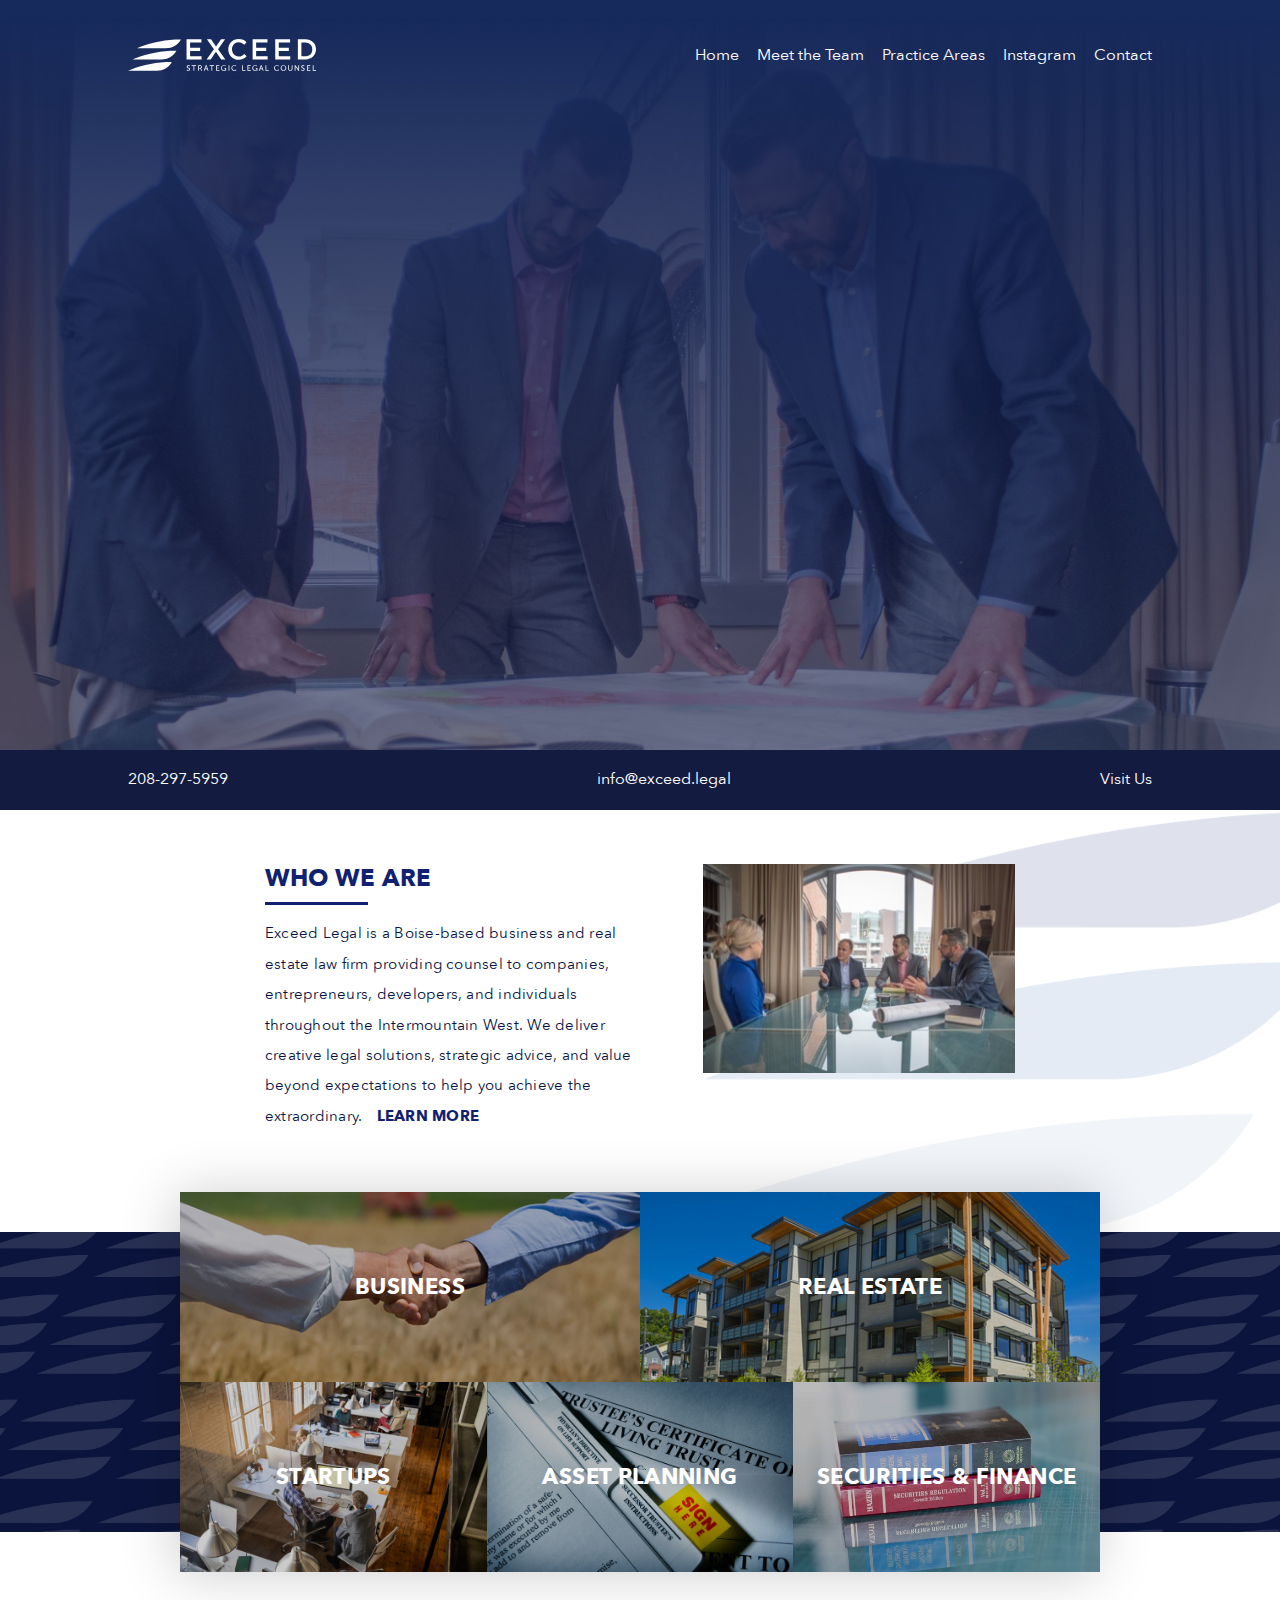
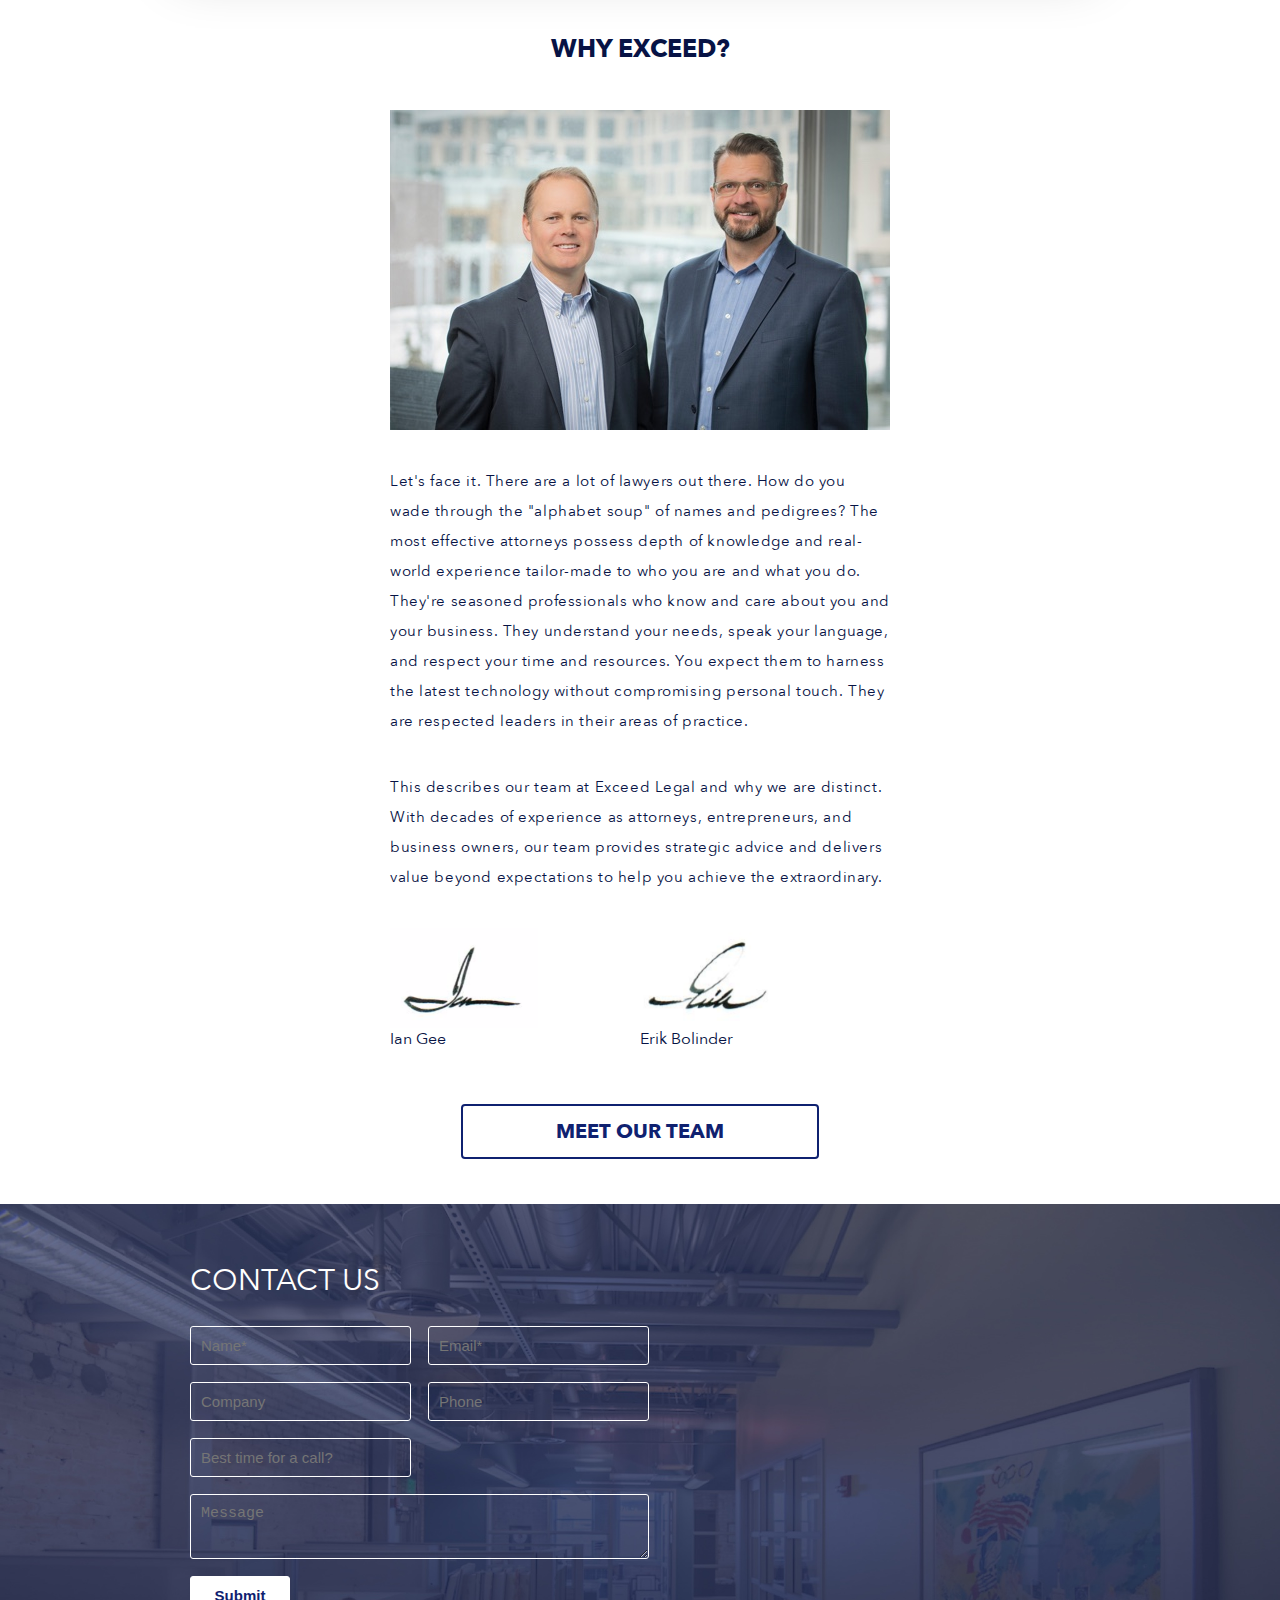
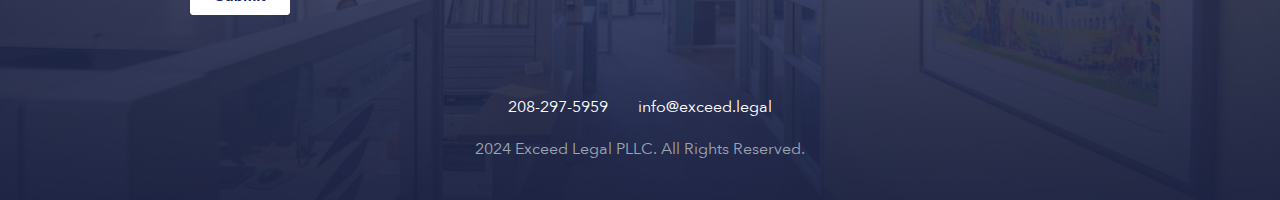
<file: index.html>
<!DOCTYPE html>
<html>
<head>
  <meta name="viewport" content="width=device-width, initial-scale=1">
  <title>Exceed Legal</title>
  <link rel="stylesheet" type="text/css" href="/assets/font/font.css" />
  <link rel="stylesheet" type="text/css" href="/assets/styles.css" />
</head>
<body>
<header class="header">
  <div class="nav-bar">
    <div class="container">
      <a href="/" class="no-underline"><h1 class="logo">EXCEED: Strategic Legal Counsel</h1></a>
      <ul class="menu">
        <div class="seperate">
        <li><a href="/">Home</a></li>
        <li><a href="/meet-the-team/">Meet the Team</a></li>
        </div>
        <div class="seperate">
        <li><a href="/practice-areas/">Practice Areas</a></li>
        <li><a href="https://www.instagram.com/exceedlegal/">Instagram</a></li>
        <li><a href="#contact-us">Contact</a></li>
        </div>
      </ul>
    </div>
  </div>
  <div class="header-content">
    <h2 class="fancy-title">
      <ul class="jack">
        <li><b class="exc">Exceed</b> <span>Your <b>Understanding</b></span></li>
        <li><b class="exc">Exceed</b> <span>Your <b>Goals</b></span></li>
        <li><b class="exc">Exceed</b> <span>Your <b>Expectations</b></span></li>
      </ul>
    </h2>
  </div>
  <div class="contact-info">
    <div class="container">
      <a href="tel:208-297-5959">208-297-5959</a>
      <a href="mailto:info@exceed.legal">info@exceed.legal</a>
      <a href="#location">Visit Us</a>
    </div>
  </div>
</header>
<section class="who-we-are">
  <div class="container v-center">
    <div class="col-6">
      <div>
      <div class="section-header">
        <h3>Who We Are</h3>
        <hr />
      </div>
      <p>Exceed Legal is a Boise-based business and real estate law firm providing counsel to companies, entrepreneurs, developers, and individuals throughout the Intermountain West. We deliver creative legal solutions, strategic advice, and value beyond expectations to help you achieve the extraordinary. <a class="learn-more" href="/meet-the-team/">Learn More</a></p>
      </div>
    </div>
    <div class="spacer"></div>
    <div class="col-5 col-img">
      <img src="assets/img/conference.jpg"
        srcset="assets/img/conference@2x.jpg 2x,
                assets/img/conference@3x.jpg 3x"
        alt="Exceed Legal Conference">
    </div>
  </div>
</section>
<section class="feature-blocks">
  <div class="top-padding"></div>
  <div style="float: left;width: 100%;">
  <div class="container v-center">
    <div class="holder">
      <a href="/practice-areas/#business" class="col-6 business">Business</a>
      <a href="/practice-areas/#real-estate" class="col-6 real-estate">Real Estate</a>
    </div>
    <div class="holder holder-2">
      <div class="col-8" style="display: flex; flex-direction: row;">
        <a href="/practice-areas/#startups" class="col-4 startups">Startups</a>
        <a href="/practice-areas/#asset-planning" class="col-4 asset-planning">Asset Planning</a>
      <a href="/practice-areas/#securities-finance" class="col-4 securities">Securities &amp; Finance</a>
      </div>
    </div>
  </div>
  </div>
  <div style="clear: both;"></div>
  <div class="bottom-padding"></div>
</section>
<!-- <section class="tests">
  <h3>What Our Clients Are Saying</h3>
</section> -->
<section class="team">
  <div class="container">
    <h3>Why Exceed?</h3>
    <img class="team-image" src="assets/img/team.jpg"
      srcset="assets/img/team@2x.jpg 2x,
              assets/img/team@3x.jpg 3x"
      alt="Picture of Ian and Erik">
    <p>Let&#39;s face it. There are a lot of lawyers out there. How do you wade through the &quot;alphabet soup&quot; of names and pedigrees? The most effective attorneys possess depth of knowledge and real-world experience tailor-made to who you are and what you do. They&#39;re seasoned professionals who know and care about you and your business. They understand your needs, speak your language, and respect your time and resources. You expect them to harness the latest technology without compromising personal touch. They are respected leaders in their areas of practice.</p>
    <p>This describes our team at Exceed Legal and why we are distinct. With decades of experience as attorneys, entrepreneurs, and business owners, our team provides strategic advice and delivers value beyond expectations to help you achieve the extraordinary.</p>
    <div style="display: flex; margin-bottom: 54px;">
      <div class="col-6">
        <img src="assets/img/ian_sig.png" height="100" width="148" style="display: block;">
        <span>Ian Gee</span>
      </div>
      <div class="col-6">
        <img src="assets/img/erik_sig.png" height="100" width="135" style="display: block;">
        <span>Erik Bolinder</span>
      </div>
    </div>
    <div class="t-c">
      <a class="btn meet-team" href="/meet-the-team/">Meet Our Team</a>
    </div>
  </div>
</section>
<footer class="footer" id="contact-us">
  <div class="wrapper">
    <h3>Contact Us</h3>
    <div class="container">
      <form class="col-6" style="display: flex; flex-direction: column;" action="https://formspree.io/info@exceed.legal" method="POST">
        <div class="form-row">
          <div class="form-sec">
            <input type="text" name="name" placeholder="Name*" />
            <input type="text" name="company" placeholder="Company" />
            <input type="text" name="best-time" placeholder="Best time for a call?" />
          </div>
          <div style="display: flex; flex: 1; flex-direction: column;">
            <input type="text" name="email" placeholder="Email*" />
            <input type="text" name="phone" placeholder="Phone" />
          </div>
        </div>
        <textarea style="flex: 1;" name="message" placeholder="Message"></textarea>
        <input type="submit" name="submit" style="width: 100px;" />
      </form>
      <div class="spacer"></div>
      <div class="col-6" id="location">
        <iframe class="loc-map" src="https://www.google.com/maps/embed?pb=!1m18!1m12!1m3!1d1444.3497752964731!2d-116.2070780804905!3d43.612796998482516!2m3!1f0!2f0!3f0!3m2!1i1024!2i768!4f13.1!3m3!1m2!1s0x54aef9f1ca22ba43%3A0x5b6b31b7ce80ba1d!2sAnthology%20%7C%20A%20Real%20Estate%20Company!5e0!3m2!1sen!2sus!4v1598021822386!5m2!1sen!2sus" width="400" height="300" frameborder="0" style="border:0" allowfullscreen></iframe>
      </div>
    </div>
  </div>
  <div class="sub-footer">
      <ul class="container">
        <li><a href="tel:208-297-5959">208-297-5959</a></li>
        <li><a href="mailto:info@exceed.legal">info@exceed.legal</a></li>
        <!-- <li><a href="#"><img src="/assets/img/twitter.svg"></a></li> -->
      </ul>
    <div class="copy">2024 Exceed Legal PLLC. All Rights Reserved.</div>
  </div>
</footer>
</body>
</html>
</file>
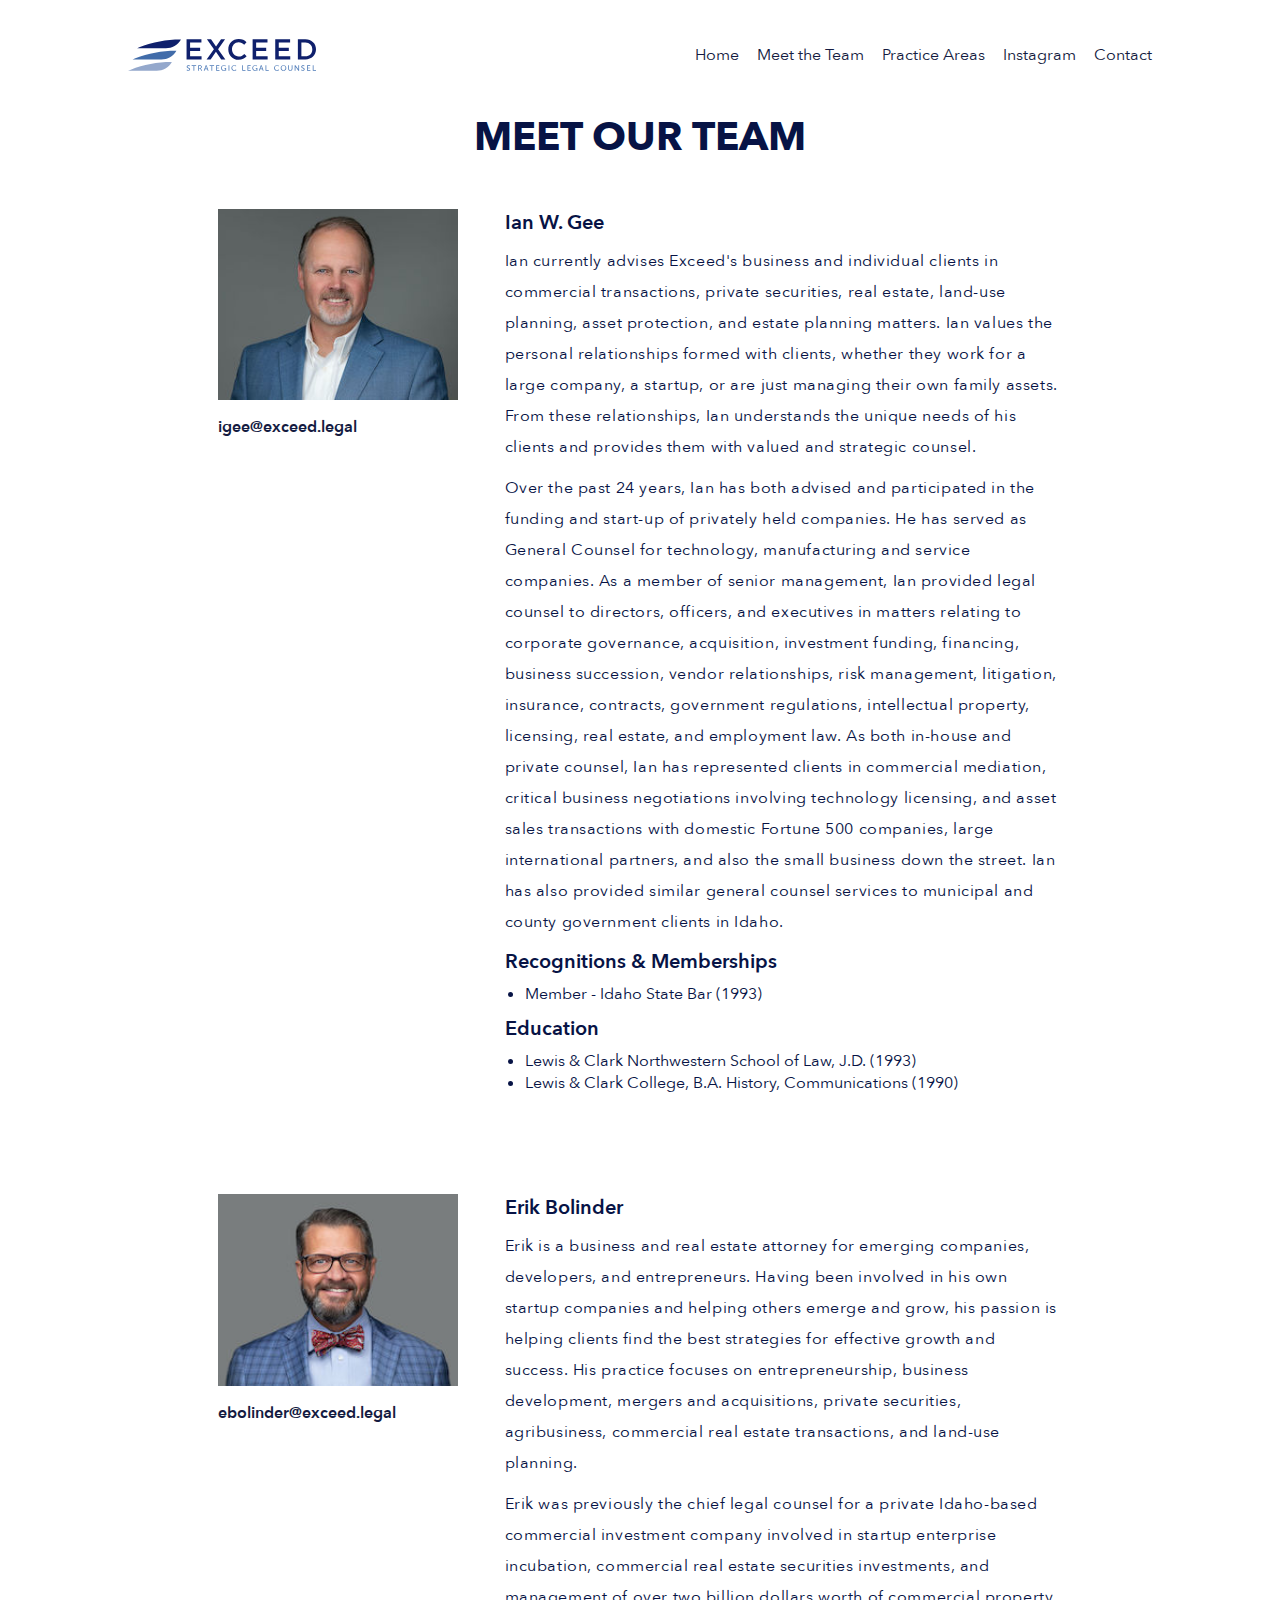
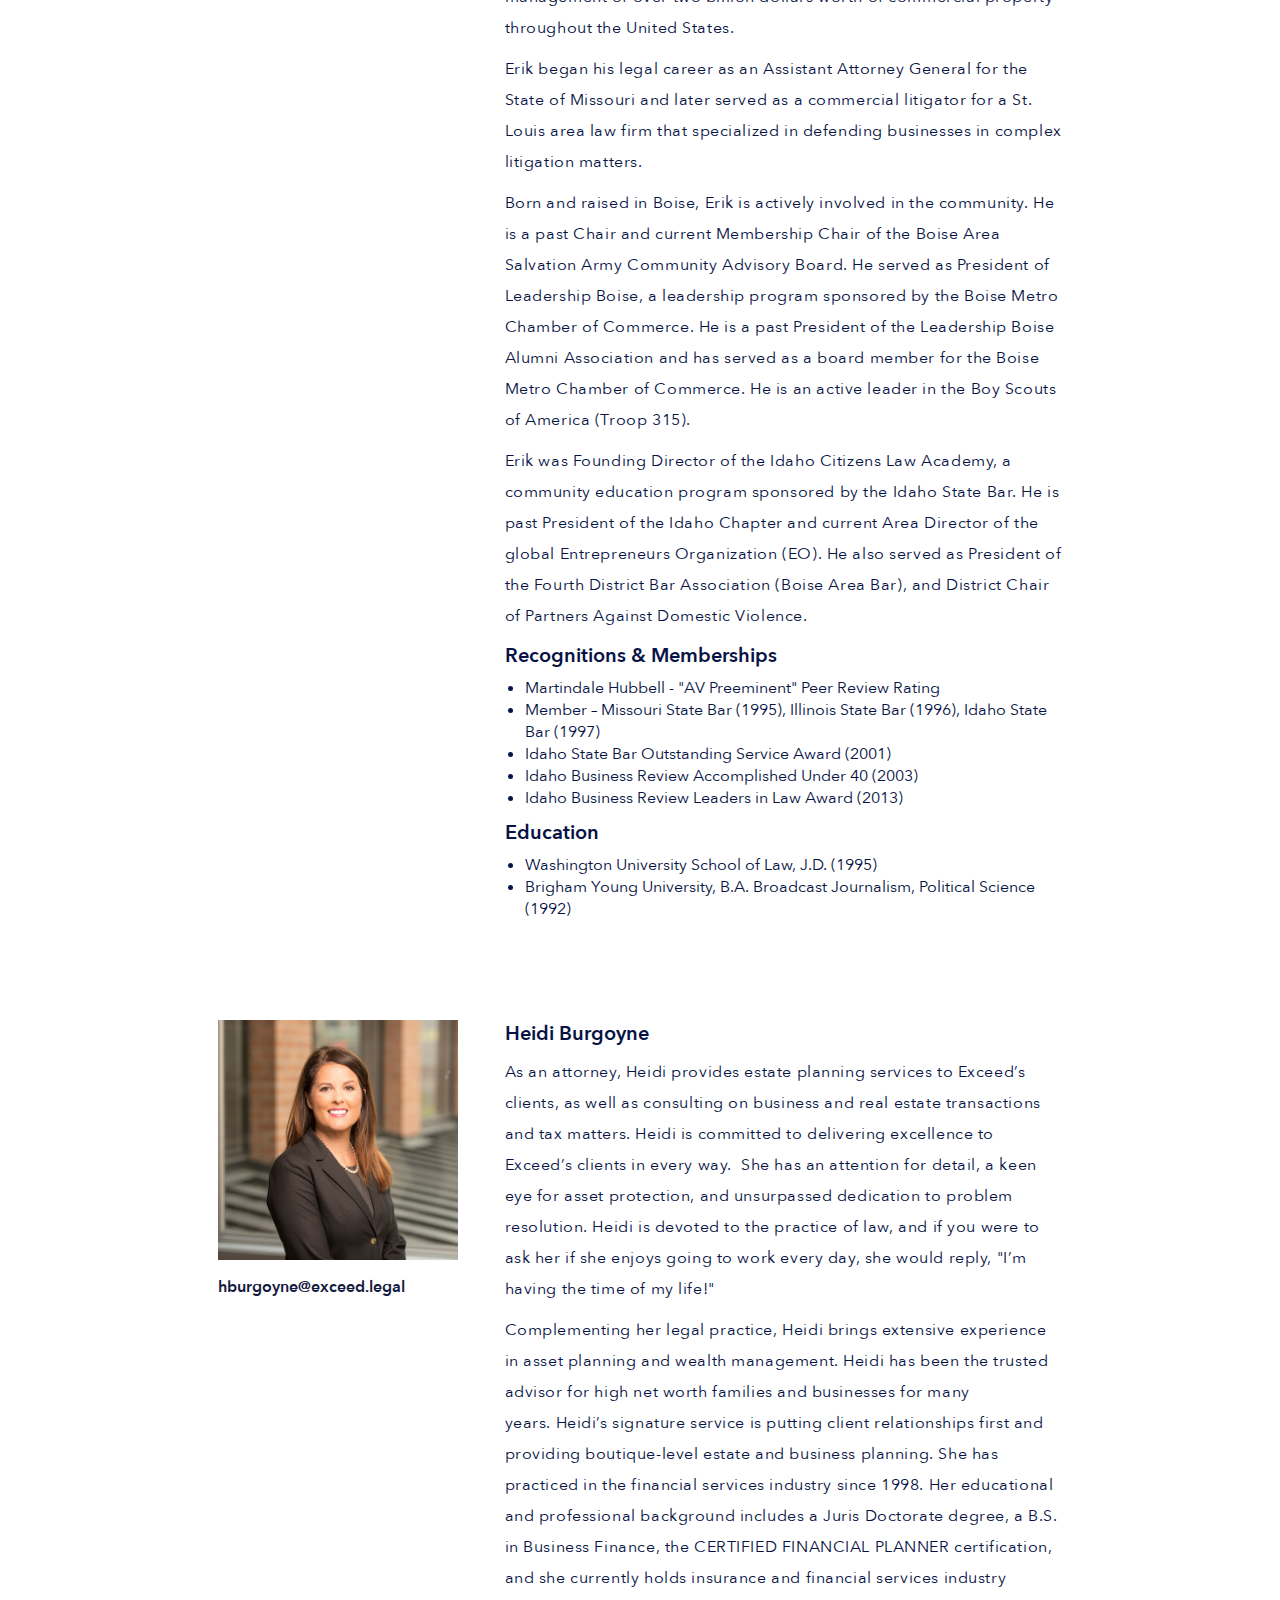
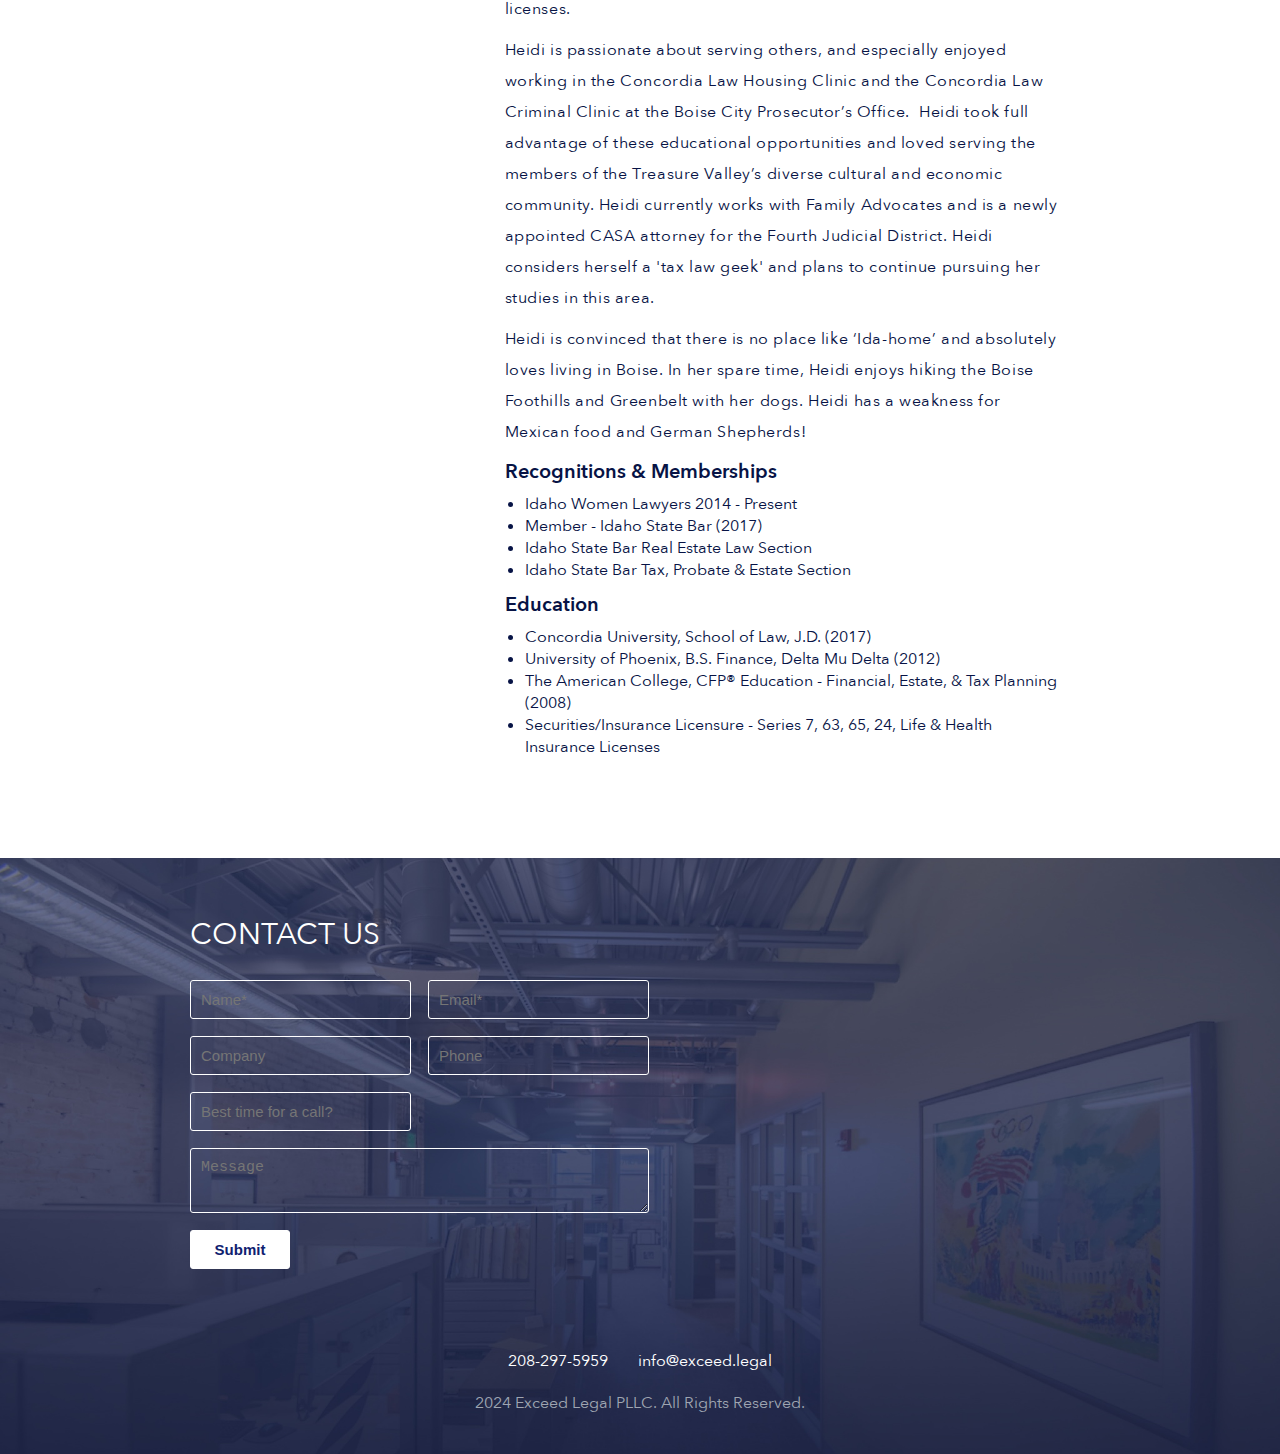
<file: meet-the-team/index.html>
<!DOCTYPE html>
<html>
<head>
  <meta name="viewport" content="width=device-width, initial-scale=1">
  <title>Exceed Legal</title>
  <link rel="stylesheet" type="text/css" href="../assets/font/font.css" />
  <link rel="stylesheet" type="text/css" href="../assets/styles.css" />
</head>
<body>
<header class="header light">
  <div class="nav-bar">
    <div class="container">
      <a href="/" class="no-underline"><h1 class="logo">EXCEED: Strategic Legal Counsel</h1></a>
      <ul class="menu">
        <div class="seperate">
        <li><a href="/">Home</a></li>
        <li><a href="/meet-the-team/">Meet the Team</a></li>
        </div>
        <div class="seperate">
        <li><a href="/practice-areas/">Practice Areas</a></li>
        <li><a href="https://www.instagram.com/exceedlegal/">Instagram</a></li>
        <li><a href="#contact-us">Contact</a></li>
        </div>
      </ul>
    </div>
  </div>
  <div class="clear"></div>
</header>
<section class="bio">
  <div class="container">
    <h3>Meet Our Team</h3>
  </div>
</section>
<section class="bio bio-ian" id="ian-gee">
  <div class="container main">
    <div class="col-240">
      <img src="/assets/img/ian.jpg"
        srcset="/assets/img/ian@2x.jpg 2x,
                /assets/img/ian@3x.jpg 3x"
        alt="In Profile">
      <a style="display:inline-block; margin-top: 10px;" href="mailto:igee@exceed.legal">igee@exceed.legal</a>
    </div>
    <div class="col-1">
      <h4>Ian W. Gee</h4>
      <p>Ian currently advises Exceed's business and individual clients in commercial transactions, private securities, real estate, land-use planning, asset protection, and estate planning matters.
      Ian values the personal relationships formed with clients, whether they work for a large company, a startup, or are just managing their own family assets. From these relationships, Ian understands the unique needs of his clients and provides them with valued and strategic counsel.</p>
      <p>Over the past 24 years, Ian has both advised and participated in the funding and start-up of privately held companies. He has served as General Counsel for technology, manufacturing and service companies. As a member of senior management, Ian provided legal counsel to directors, officers, and executives in matters relating to corporate governance, acquisition, investment funding, financing, business succession, vendor relationships, risk management, litigation, insurance, contracts, government regulations, intellectual property, licensing, real estate, and employment law. As both in-house and private counsel, Ian has represented clients in commercial mediation, critical business negotiations involving technology licensing, and asset sales transactions with domestic Fortune 500 companies, large international partners, and also the small business down the street. Ian has also provided similar general counsel services to municipal and county government clients in Idaho. </p>
      <h4>Recognitions &amp; Memberships</h4>
      <ul>
        <li>Member - Idaho State Bar (1993)</li>
      </ul>
      <h4>Education</h4>
      <ul>
        <li>Lewis &amp; Clark Northwestern School of Law, J.D. (1993)</li>
        <li>Lewis &amp; Clark College, B.A. History, Communications (1990)</li>
      </ul>
    </div>
  </div>
</section>
<section class="bio bio-erik" id="erik-bolinder">
  <div class="container main">
    <div class="col-240">
      <img src="/assets/img/erik.jpg"
        srcset="/assets/img/erik@2x.jpg 2x,
                /assets/img/erik@3x.jpg 3x"
        alt="Erik Profile">
      <a style="display:inline-block; margin-top: 10px;" href="mailto:ebolinder@exceed.legal">ebolinder@exceed.legal</a>
    </div>
    <div class="col-1">
      <h4>Erik Bolinder</h4>
      <p>Erik is a business and real estate attorney for emerging companies, developers, and entrepreneurs. Having been involved in his own startup companies and helping others emerge and grow, his passion is helping clients find the best strategies for effective growth and success. His practice focuses on entrepreneurship, business development, mergers and acquisitions, private securities, agribusiness, commercial real estate transactions, and land-use planning.</p>
      <p>Erik was previously the chief legal counsel for a private Idaho-based commercial investment company involved in startup enterprise incubation, commercial real estate securities investments, and management of over two billion dollars worth of commercial property throughout the United States.</p>
      <p>Erik began his legal career as an Assistant Attorney General for the State of Missouri and later served as a commercial litigator for a St. Louis area law firm that specialized in defending businesses in complex litigation matters.</p>
      <p>Born and raised in Boise, Erik is actively involved in the community. He is a past Chair and current Membership Chair of the Boise Area Salvation Army Community Advisory Board. He served as President of Leadership Boise, a leadership program sponsored by the Boise Metro Chamber of Commerce. He is a past President of the Leadership Boise Alumni Association and has served as a board member for the Boise Metro Chamber of Commerce. He is an active leader in the Boy Scouts of America (Troop 315).</p>
      <p>Erik was Founding Director of the Idaho Citizens Law Academy, a community education program sponsored by the Idaho State Bar. He is past President of the Idaho Chapter and current Area Director of the global Entrepreneurs Organization (EO). He also served as President of the Fourth District Bar Association (Boise Area Bar), and District Chair of Partners Against Domestic Violence.</p>
      <h4>Recognitions &amp; Memberships</h4>
      <ul>
        <li>Martindale Hubbell - "AV Preeminent" Peer Review Rating</li>
        <li>Member – Missouri State Bar (1995), Illinois State Bar (1996), Idaho State Bar (1997)</li>
        <li>Idaho State Bar Outstanding Service Award (2001)</li>
        <li>Idaho Business Review Accomplished Under 40 (2003)</li>
        <li>Idaho Business Review Leaders in Law Award (2013)</li>
      </ul>
      <h4>Education</h4>
      <ul>
        <li>Washington University School of Law, J.D. (1995)</li>
        <li>Brigham Young University, B.A. Broadcast Journalism, Political Science (1992)</li>
      </ul>
    </div>
  </div>
</section>
<section class="bio bio-michael" id="heidi-burgoyne">
  <div class="container main">
    <div class="col-240">
      <img src="/assets/img/heidi.jpeg"
        srcset="/assets/img/heidi@2x.jpeg 2x,
                /assets/img/heidi@3x.jpeg 3x"
        alt="Heidi Profile">
      <a style="display:inline-block; margin-top: 10px;" href="mailto:hburgoyne@exceed.legal">hburgoyne@exceed.legal</a>
    </div>
    <div class="col-1">
      <h4>Heidi Burgoyne</h4>
      <p>As an attorney, Heidi provides estate planning services to Exceed’s clients, as well as consulting on business and real estate transactions and tax matters. Heidi is committed to delivering excellence to Exceed’s clients in every way.  She has an attention for detail, a keen eye for asset protection, and unsurpassed dedication to problem resolution. Heidi is devoted to the practice of law, and if you were to ask her if she enjoys going to work every day, she would reply, "I’m having the time of my life!"</p>
      <p>Complementing her legal practice, Heidi brings extensive experience in asset planning and wealth management. Heidi has been the trusted advisor for high net worth families and businesses for many years. Heidi’s signature service is putting client relationships first and providing boutique-level estate and business planning. She has practiced in the financial services industry since 1998. Her educational and professional background includes a Juris Doctorate degree, a B.S. in Business Finance, the CERTIFIED FINANCIAL PLANNER certification, and she currently holds insurance and financial services industry licenses.</p>
      <p>Heidi is passionate about serving others, and especially enjoyed working in the Concordia Law Housing Clinic and the Concordia Law Criminal Clinic at the Boise City Prosecutor’s Office.  Heidi took full advantage of these educational opportunities and loved serving the members of the Treasure Valley’s diverse cultural and economic community. Heidi currently works with Family Advocates and is a newly appointed CASA attorney for the Fourth Judicial District. Heidi considers herself a 'tax law geek' and plans to continue pursuing her studies in this area.</p>
      <p>Heidi is convinced that there is no place like ‘Ida-home’ and absolutely loves living in Boise. In her spare time, Heidi enjoys hiking the Boise Foothills and Greenbelt with her dogs. Heidi has a weakness for Mexican food and German Shepherds!</p>
      <h4>Recognitions &amp; Memberships</h4>
      <ul>
        <li>Idaho Women Lawyers 2014 - Present</li>
        <li>Member - Idaho State Bar (2017)</li>
        <li>Idaho State Bar Real Estate Law Section</li>
        <li>Idaho State Bar Tax, Probate & Estate Section</li>
      </ul>
      <h4>Education</h4>
      <ul>
        <li>Concordia University, School of Law, J.D. (2017)</li>
        <li>University of Phoenix, B.S. Finance, Delta Mu Delta (2012)</li>
        <li>The American College, CFP® Education - Financial, Estate, & Tax Planning (2008)</li>
        <li>Securities/Insurance Licensure - Series 7, 63, 65, 24, Life & Health Insurance Licenses</li>
      </ul>
    </div>
  </div>
</section>
<footer class="footer" id="contact-us">
  <div class="wrapper">
    <h3>Contact Us</h3>
    <div class="container">
      <form class="col-6" style="display: flex; flex-direction: column;" action="https://formspree.io/info@exceed.legal" method="POST">
        <div class="form-row">
          <div class="form-sec">
            <input type="text" name="name" placeholder="Name*" />
            <input type="text" name="company" placeholder="Company" />
            <input type="text" name="best-time" placeholder="Best time for a call?" />
          </div>
          <div style="display: flex; flex: 1; flex-direction: column;">
            <input type="text" name="email" placeholder="Email*" />
            <input type="text" name="phone" placeholder="Phone" />
          </div>
        </div>
        <textarea style="flex: 1;" name="message" placeholder="Message"></textarea>
        <input type="submit" name="submit" style="width: 100px;" />
      </form>
      <div class="spacer"></div>
      <div class="col-6" id="location">
        <iframe class="loc-map" src="https://www.google.com/maps/embed?pb=!1m14!1m8!1m3!1d7928.578206452046!2d-116.21378538497187!3d43.613818722449274!3m2!1i1024!2i768!4f13.1!3m3!1m2!1s0x0%3A0x2670ae60dba78b3c!2sExceed+Legal+PLLC%3A+Erik+Bolinder!5e0!3m2!1sen!2sus!4v1489805222197" width="400" height="300" frameborder="0" style="border:0" allowfullscreen></iframe>
      </div>
    </div>
  </div>
  <div class="sub-footer">
      <ul class="container">
        <li><a href="tel:208-297-5959">208-297-5959</a></li>
        <li><a href="mailto:info@exceed.legal">info@exceed.legal</a></li>
        <!-- <li><a href="#"><img src="/assets/img/twitter.svg"></a></li> -->
      </ul>
    <div class="copy">2024 Exceed Legal PLLC. All Rights Reserved.</div>
  </div>
</footer>
</body>
</html>
</file>
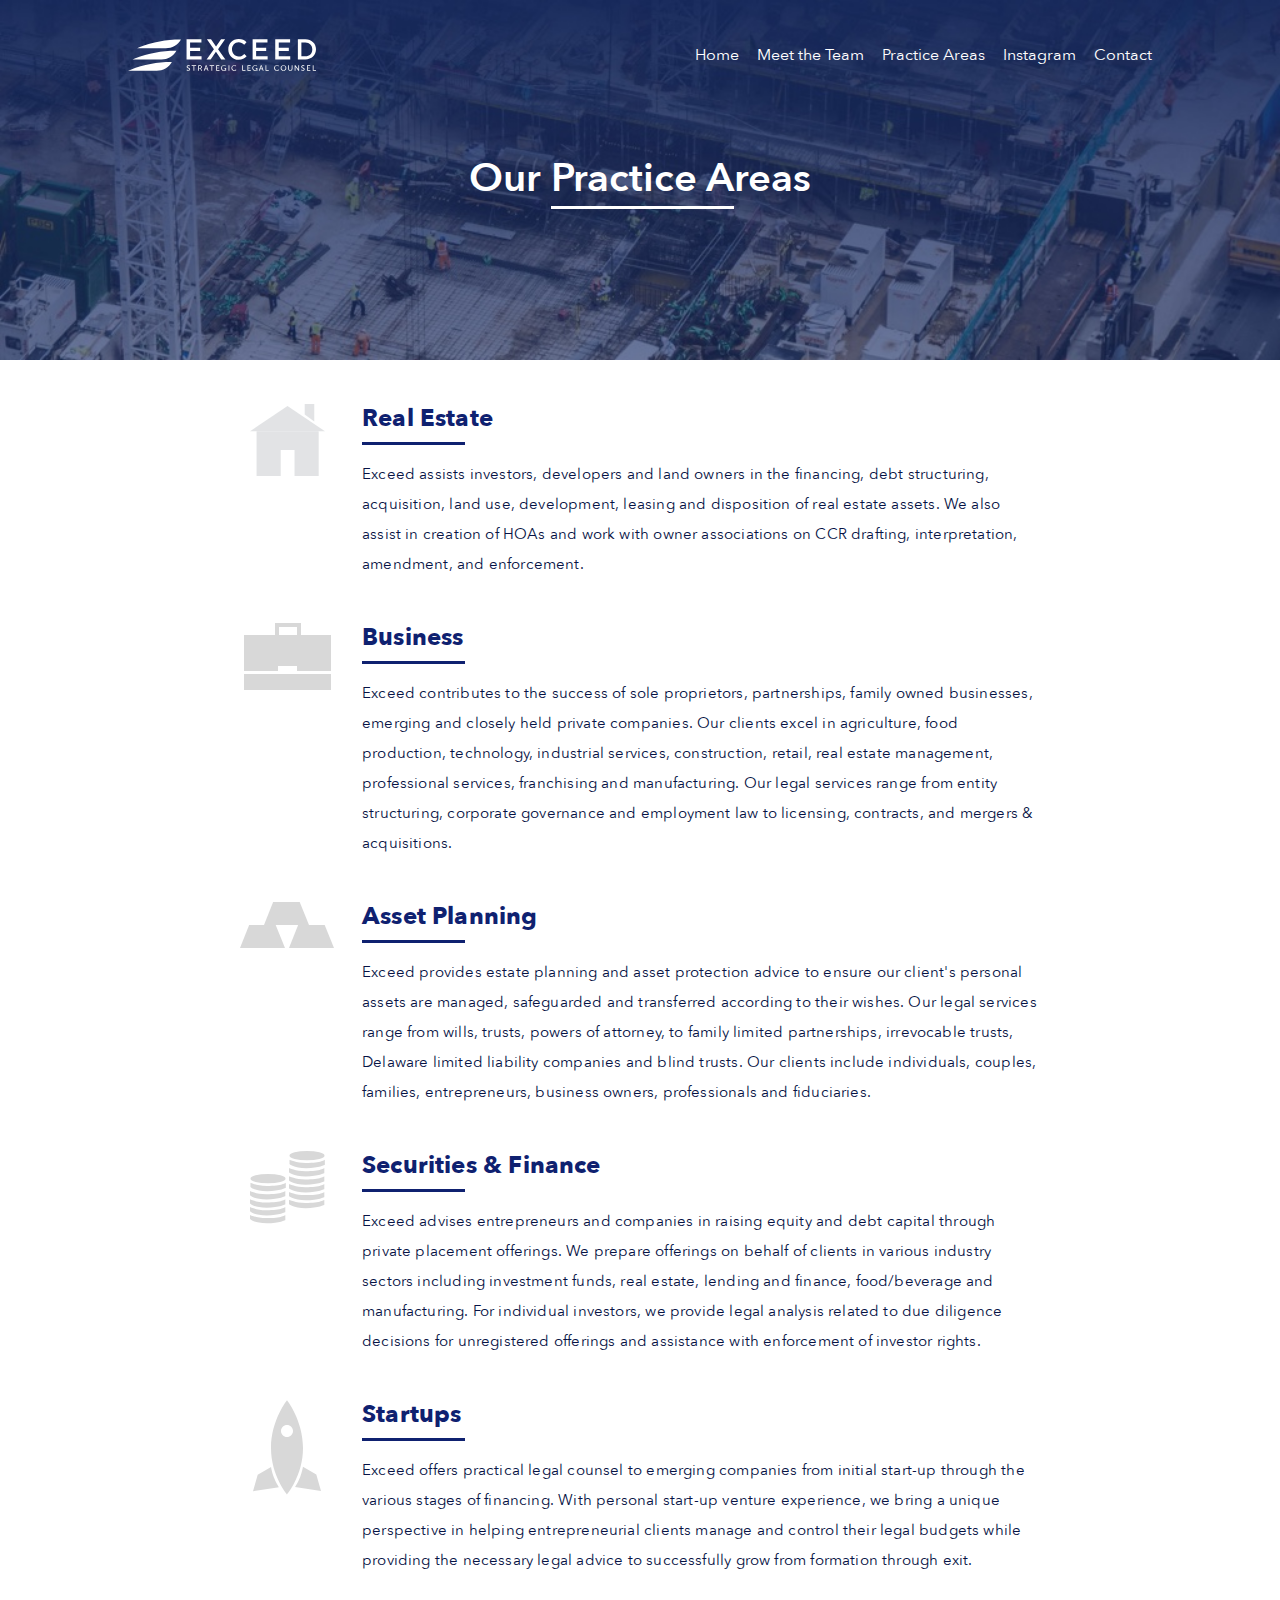
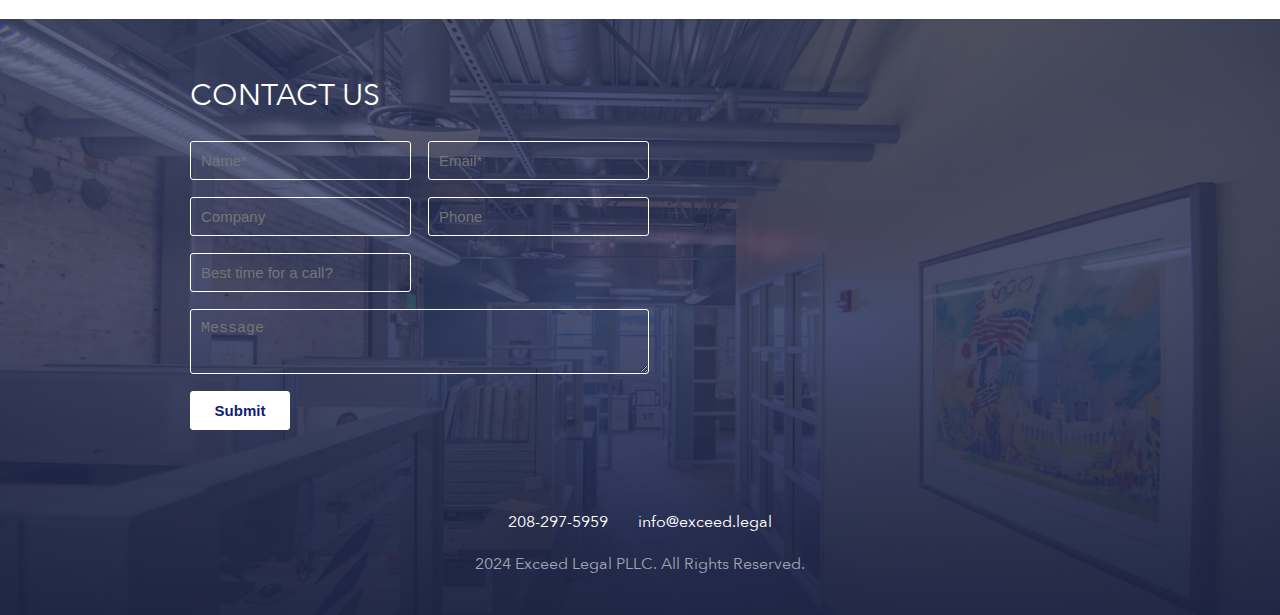
<file: practice-areas/index.html>
<!DOCTYPE html>
<html>
<head>
  <meta name="viewport" content="width=device-width, initial-scale=1">
  <title>Exceed Legal</title>
  <link rel="stylesheet" type="text/css" href="/assets/font/font.css" />
  <link rel="stylesheet" type="text/css" href="/assets/styles.css" />
</head>
<body>
<header class="header thin">
  <div class="nav-bar">
    <div class="container">
      <a href="/" class="no-underline"><h1 class="logo">EXCEED: Strategic Legal Counsel</h1></a>
      <ul class="menu">
        <div class="seperate">
        <li><a href="/">Home</a></li>
        <li><a href="/meet-the-team/">Meet the Team</a></li>
        </div>
        <div class="seperate">
        <li><a href="/practice-areas/">Practice Areas</a></li>
        <li><a href="https://www.instagram.com/exceedlegal/">Instagram</a></li>
        <li><a href="#contact-us">Contact</a></li>
        </div>
      </ul>
    </div>
  </div>
  <div class="header-content">
    <h2 class="fancy-title">
      <b class="exc">Our <span>Practice A</span>reas</b>
    </h2>
  </div>
</header>
<section class="practice-area">
  <div class="container">
    <div class="col-94">
      <img src="/assets/img/pra-house.svg"></img>
    </div>
    <div class="col-1">
      <div class="section-header">
        <h3 id="real-estate">Real Estate</h3>
        <hr />
      </div>
      <p>Exceed assists investors, developers and land owners in the financing, debt structuring, acquisition, land use, development, leasing and disposition of real estate assets. We also assist in creation of HOAs and work with owner associations on CCR drafting, interpretation, amendment, and enforcement.</p>
    </div>
  </div>
  <div class="container">
    <div class="col-94">
      <img src="/assets/img/pra-business.svg"></img>
    </div>
    <div class="col-1">
      <div class="section-header">
        <h3 id="business">Business</h3>
        <hr />
      </div>
      <p>Exceed contributes to the success of sole proprietors, partnerships, family owned businesses, emerging and closely held private companies. Our clients excel in agriculture, food production, technology, industrial services, construction, retail, real estate management, professional services, franchising and manufacturing. Our legal services range from entity structuring, corporate governance and employment law to licensing, contracts, and mergers &amp; acquisitions.</p>
    </div>
  </div>
  <div class="container">
    <div class="col-94">
      <img src="/assets/img/pra-gold.svg"></img>
    </div>
    <div class="col-1">
      <div class="section-header">
        <h3 id="asset-planning">Asset Planning</h3>
        <hr />
      </div>
      <p>Exceed provides estate planning and asset protection advice to ensure our client's personal assets are managed, safeguarded and transferred according to their wishes. Our legal services range from wills, trusts, powers of attorney, to family limited partnerships, irrevocable trusts, Delaware limited liability companies and blind trusts. Our clients include individuals, couples, families, entrepreneurs, business owners, professionals and fiduciaries.</p>
    </div>
  </div>
  <div class="container">
    <div class="col-94">
      <img src="/assets/img/pra-money.svg"></img>
    </div>
    <div class="col-1">
      <div class="section-header">
        <h3 id="securities-finance">Securities &amp; Finance</h3>
        <hr />
      </div>
      <p>Exceed advises entrepreneurs and companies in raising equity and debt capital through private placement offerings. We prepare offerings on behalf of clients in various industry sectors including investment funds, real estate, lending and finance, food/beverage and manufacturing. For individual investors, we provide legal analysis related to due diligence decisions for unregistered offerings and assistance with enforcement of investor rights.</p>
    </div>
  </div>
  <div class="container">
    <div class="col-94">
      <img src="/assets/img/pra-rocket.svg"></img>
    </div>
    <div class="col-1">
      <div class="section-header">
        <h3 id="startups">Startups</h3>
        <hr />
      </div>
      <p>Exceed offers practical legal counsel to emerging companies from initial start-up through the various stages of financing. With personal start-up venture experience, we bring a unique perspective in helping entrepreneurial clients manage and control their legal budgets while providing the necessary legal advice to successfully grow from formation through exit.</p>
    </div>
  </div>
</section>
<footer class="footer" id="contact-us">
  <div class="wrapper">
    <h3>Contact Us</h3>
    <div class="container">
      <form class="col-6" style="display: flex; flex-direction: column;" action="https://formspree.io/info@exceed.legal" method="POST">
        <div class="form-row">
          <div class="form-sec">
            <input type="text" name="name" placeholder="Name*" />
            <input type="text" name="company" placeholder="Company" />
            <input type="text" name="best-time" placeholder="Best time for a call?" />
          </div>
          <div style="display: flex; flex: 1; flex-direction: column;">
            <input type="text" name="email" placeholder="Email*" />
            <input type="text" name="phone" placeholder="Phone" />
          </div>
        </div>
        <textarea style="flex: 1;" name="message" placeholder="Message"></textarea>
        <input type="submit" name="submit" style="width: 100px;" />
      </form>
      <div class="spacer"></div>
      <div class="col-6" id="location">
        <iframe class="loc-map" src="https://www.google.com/maps/embed?pb=!1m14!1m8!1m3!1d7928.578206452046!2d-116.21378538497187!3d43.613818722449274!3m2!1i1024!2i768!4f13.1!3m3!1m2!1s0x0%3A0x2670ae60dba78b3c!2sExceed+Legal+PLLC%3A+Erik+Bolinder!5e0!3m2!1sen!2sus!4v1489805222197" width="400" height="300" frameborder="0" style="border:0" allowfullscreen></iframe>
      </div>
    </div>
  </div>
  <div class="sub-footer">
      <ul class="container">
        <li><a href="tel:208-297-5959">208-297-5959</a></li>
        <li><a href="mailto:info@exceed.legal">info@exceed.legal</a></li>
        <!-- <li><a href="#"><img src="/assets/img/twitter.svg"></a></li> -->
      </ul>
    <div class="copy">2024 Exceed Legal PLLC. All Rights Reserved.</div>
  </div>
</footer>
</body>
</html>
</file>
<file: assets/font/font.css>
@font-face {
  font-family: 'AvenirNext';
  src: url('AvenirNext-Bold.eot');
  src: url('AvenirNext-Bold.woff2') format('woff2'),
       url('AvenirNext-Bold.woff') format('woff'),
       url('AvenirNext-Bold.ttf') format('truetype'),
       url('AvenirNext-Bold.svg#AvenirNext-Bold') format('svg'),
       url('AvenirNext-Bold.eot?#iefix') format('embedded-opentype');
  font-weight: 700;
  font-style: normal;
}

@font-face {
  font-family: 'AvenirNext';
  src: url('AvenirNext-BoldItalic.eot');
  src: url('AvenirNext-BoldItalic.woff2') format('woff2'),
       url('AvenirNext-BoldItalic.woff') format('woff'),
       url('AvenirNext-BoldItalic.ttf') format('truetype'),
       url('AvenirNext-BoldItalic.svg#AvenirNext-BoldItalic') format('svg'),
       url('AvenirNext-BoldItalic.eot?#iefix') format('embedded-opentype');
  font-weight: 700;
  font-style: italic;
}

@font-face {
  font-family: 'AvenirNext';
  src: url('AvenirNext-DemiBold.eot');
  src: url('AvenirNext-DemiBold.woff2') format('woff2'),
       url('AvenirNext-DemiBold.woff') format('woff'),
       url('AvenirNext-DemiBold.ttf') format('truetype'),
       url('AvenirNext-DemiBold.svg#AvenirNext-DemiBold') format('svg'),
       url('AvenirNext-DemiBold.eot?#iefix') format('embedded-opentype');
  font-weight: 600;
  font-style: normal;
}

@font-face {
  font-family: 'AvenirNext';
  src: url('AvenirNext-DemiBoldItalic.eot');
  src: url('AvenirNext-DemiBoldItalic.woff2') format('woff2'),
       url('AvenirNext-DemiBoldItalic.woff') format('woff'),
       url('AvenirNext-DemiBoldItalic.ttf') format('truetype'),
       url('AvenirNext-DemiBoldItalic.svg#AvenirNext-DemiBoldItalic') format('svg'),
       url('AvenirNext-DemiBoldItalic.eot?#iefix') format('embedded-opentype');
  font-weight: 600;
  font-style: italic;
}

@font-face {
  font-family: 'AvenirNext';
  src: url('AvenirNext-Heavy.eot');
  src: url('AvenirNext-Heavy.woff2') format('woff2'),
       url('AvenirNext-Heavy.woff') format('woff'),
       url('AvenirNext-Heavy.ttf') format('truetype'),
       url('AvenirNext-Heavy.svg#AvenirNext-Heavy') format('svg'),
       url('AvenirNext-Heavy.eot?#iefix') format('embedded-opentype');
  font-weight: 800;
  font-style: normal;
}

@font-face {
  font-family: 'AvenirNext';
  src: url('AvenirNext-HeavyItalic.eot');
  src: url('AvenirNext-HeavyItalic.woff2') format('woff2'),
       url('AvenirNext-HeavyItalic.woff') format('woff'),
       url('AvenirNext-HeavyItalic.ttf') format('truetype'),
       url('AvenirNext-HeavyItalic.svg#AvenirNext-HeavyItalic') format('svg'),
       url('AvenirNext-HeavyItalic.eot?#iefix') format('embedded-opentype');
  font-weight: 800;
  font-style: italic;
}

@font-face {
  font-family: 'AvenirNext';
  src: url('AvenirNext-Italic.eot');
  src: url('AvenirNext-Italic.woff2') format('woff2'),
       url('AvenirNext-Italic.woff') format('woff'),
       url('AvenirNext-Italic.ttf') format('truetype'),
       url('AvenirNext-Italic.svg#AvenirNext-Italic') format('svg'),
       url('AvenirNext-Italic.eot?#iefix') format('embedded-opentype');
  font-weight: 400;
  font-style: italic;
}

@font-face {
  font-family: 'AvenirNext';
  src: url('AvenirNext-Medium.eot');
  src: url('AvenirNext-Medium.woff2') format('woff2'),
       url('AvenirNext-Medium.woff') format('woff'),
       url('AvenirNext-Medium.ttf') format('truetype'),
       url('AvenirNext-Medium.svg#AvenirNext-Medium') format('svg'),
       url('AvenirNext-Medium.eot?#iefix') format('embedded-opentype');
  font-weight: 500;
  font-style: normal;
}

@font-face {
  font-family: 'AvenirNext';
  src: url('AvenirNext-MediumItalic.eot');
  src: url('AvenirNext-MediumItalic.woff2') format('woff2'),
       url('AvenirNext-MediumItalic.woff') format('woff'),
       url('AvenirNext-MediumItalic.ttf') format('truetype'),
       url('AvenirNext-MediumItalic.svg#AvenirNext-MediumItalic') format('svg'),
       url('AvenirNext-MediumItalic.eot?#iefix') format('embedded-opentype');
  font-weight: 500;
  font-style: italic;
}

@font-face {
  font-family: 'AvenirNext';
  src: url('AvenirNext-Regular.eot');
  src: url('AvenirNext-Regular.woff2') format('woff2'),
       url('AvenirNext-Regular.woff') format('woff'),
       url('AvenirNext-Regular.ttf') format('truetype'),
       url('AvenirNext-Regular.svg#AvenirNext-Regular') format('svg'),
       url('AvenirNext-Regular.eot?#iefix') format('embedded-opentype');
  font-weight: 400;
  font-style: normal;
}

@font-face {
  font-family: 'AvenirNext';
  src: url('AvenirNext-UltraLight.eot');
  src: url('AvenirNext-UltraLight.woff2') format('woff2'),
       url('AvenirNext-UltraLight.woff') format('woff'),
       url('AvenirNext-UltraLight.ttf') format('truetype'),
       url('AvenirNext-UltraLight.svg#AvenirNext-UltraLight') format('svg'),
       url('AvenirNext-UltraLight.eot?#iefix') format('embedded-opentype');
  font-weight: 300;
  font-style: normal;
}

@font-face {
  font-family: 'AvenirNext';
  src: url('AvenirNext-UltraLightItalic.eot');
  src: url('AvenirNext-UltraLightItalic.woff2') format('woff2'),
       url('AvenirNext-UltraLightItalic.woff') format('woff'),
       url('AvenirNext-UltraLightItalic.ttf') format('truetype'),
       url('AvenirNext-UltraLightItalic.svg#AvenirNext-UltraLightItalic') format('svg'),
       url('AvenirNext-UltraLightItalic.eot?#iefix') format('embedded-opentype');
  font-weight: 300;
  font-style: italic;
}
</file>
<file: assets/styles.css>
/* Setup and Formats */
* {
  margin: 0;
  padding: 0;
}

html, body {
  min-width: 320px;
  font-family: 'AvenirNext';
  color: #071345;
  font-size: 16px;
}
.container {
  max-width: 1024px;
  margin: 0 auto;
}

.t-c {
  text-align: center;
}

.container.v-center [class*="col-"] {
  justify-content: center;
  align-items: center;
}
.container .spacer {flex: 1;}
.container .col-1 {flex: 1;}
.container .col-2 {flex: 2;}
.container .col-3 {flex: 3;}
.container .col-4 {flex: 4;}
.container .col-5 {flex: 5;}
.container .col-6 {flex: 6;}
.container .col-7 {flex: 7;}
.container .col-8 {flex: 8;}
.container .col-9 {flex: 9;}
.container .col-10 {flex: 10;}
.container .col-11 {flex: 11;}
.container .col-12 {flex: 12;}
.container .col-240 {
  width: 240px;
  margin-right: 47px;
}
.container .col-240 img {
  width: 240px;
}
.container .col-94 {
  width: 94px;
  margin-right: 28px;
  text-align: center;
}
.container .col-94 img {
  max-width: 94px;
}
.bio .main.container, .practice-area .container {
  display: flex;
  padding: 0px 20px;
}

.container .col-img img {
  max-width: 100%;
  margin: 0 auto;
  display: block;
}

.section-header {
  position: relative;
  margin-bottom: 14px;
}
.section-header h3 {
  color: #0F2170;
  font-weight: 700;
  font-size: 1.5rem;
  text-transform: uppercase;
  margin-bottom: 8px;
}
.section-header hr {
  background-color: #0F2170;
  max-width: 103px;
  width: 80%;
  height: 3px;
  border: none;

}

.btn, .btn:visited {
  display: inline-block;
  font-size: 1.25rem;
  font-weight: 700;
  text-transform: uppercase;
  padding: 12px;
  max-width: 330px;
  width: 75%;
  border: 2px solid #0F2170;
  border-radius: 4px;
  text-align: center;
  color: #0F2170;
  text-decoration: none;
  background-color: rgba(0,0,0,0);
  transition: background-color 0.3s ease, color 0.3s ease;
}
.btn:hover, .btn:active {
  background-color: #0F2170;
  color: #fff;
  transition: background-color 0.3s ease, color 0.3s ease;
}

/* Content */
.header {
  position: relative;
  height: 90vh;
  display: flex;
  justify-content: center;
  align-items: center;
  background-color: #141B41;
  background-image: url(img/banner.jpg);
  background-size: cover;
  background-position: top center;
  color: #fff;
  padding: 0px 20px;
  min-height: 480px;
}
.header.thin {
  background-image: url(img/practice-areas.jpg);
}
.header.light {
  height: unset;
  background: unset;
  color: #141B41;
  min-height: unset;
}
.header.thin {
  height: 360px;
  min-height: unset;
}
.header.light .nav-bar {
  width: 100%;
  top: unset;
  left: unset;
  right: unset;
  position: unset;
}
.nav-bar {
  position: absolute;
  top: 0;
  left: 0;
  right: 0;
  padding: 25px 20px;
}
.logo {
  background-image: url(img/logo.svg);
  background-repeat: no-repeat;
  background-size: contain;
  width: 188px;
  height: 32px;
  text-indent: -9999px;
}
.header .seperate {
  display: inline-block;
  margin-right: 14px;
}
.header .seperate:last-child {
  margin-right: 0px;
}
.header.light .logo {
  background-image: url(img/logo_blue.svg);
}
ul.menu {
  list-style: none;
}
ul.menu li {
  display: inline-block;
  font-weight: 400;
  margin-right: 14px;
}
ul.menu li:last-child {
  margin-right: 0px;
}
.header a, .header a:visited, .footer a, .footer a:visited {
  color: #fff;
  text-decoration: none;
  border-bottom: 2px solid rgba(0,0,0,0);
  transition: border ease-out 0.2s;
}
.header a:hover, .header a:active, .footer a:hover, .footer a:active {
  color: #fff;
  text-decoration: none;
  border-bottom: 2px solid #fff;
  transition: border ease-out 0.2s;
}
.header.light a, .header.light a:visited, .bio a, .bio a:visited {
  color: #141B41;
  text-decoration: none;
  border-bottom: 2px solid rgba(0,0,0,0);
  transition: border ease-out 0.2s;
}
.header.light a:hover, .header.light a:active, .bio a:hover, .bio a:active {
  color: #141B41;
  text-decoration: none;
  border-bottom: 2px solid #141B41;
  transition: border ease-out 0.2s;
}
.fancy-title {
  font-weight: 400;
  font-size: 2.5em;
  text-align: center;
}
.fancy-title b {
  font-weight: 600;
}
.fancy-title span {
  display: inline-block;
  vertical-align: top;
  border-bottom: 3px #fff solid;
}
ul.jack {
  list-style: none;
  margin: 0;
  padding: 0;
}
ul.jack li {
  position: absolute;
  top: 44vh;
  left: 0;
  right: 0;
  opacity: 0;
  height: 30px;
  margin-top: -15px;
}
ul.jack li:first-child {
  -webkit-animation-name: one;
  -webkit-animation-duration: 10s;
  -webkit-animation-iteration-count: 300;
}
ul.jack li:nth-child(2) {
  -webkit-animation-name: two;
  -webkit-animation-duration: 10s;
  -webkit-animation-iteration-count: 300;
}
ul.jack li:nth-child(3) {
  -webkit-animation-name: three;
  -webkit-animation-duration: 10s;
  -webkit-animation-iteration-count: 300;
}
@-webkit-keyframes one {
  0%    { opacity: 0 }
  11%   { opacity: 1 }
  22%   { opacity: 1 }
  33%   { opacity: 0 }
  44%   { opacity: 0 }
  55%   { opacity: 0 }
  66%   { opacity: 0 }
  77%   { opacity: 0 }
  88%   { opacity: 0 }
  100%  { opacity: 0 }
}
@-webkit-keyframes two {
  0%    { opacity: 0 }
  11%   { opacity: 0 }
  22%   { opacity: 0 }
  33%   { opacity: 0 }
  44%   { opacity: 1 }
  55%   { opacity: 1 }
  66%   { opacity: 0 }
  77%   { opacity: 0 }
  88%   { opacity: 0 }
  100%  { opacity: 0 }
}
@-webkit-keyframes three {
  0%    { opacity: 0 }
  11%   { opacity: 0 }
  22%   { opacity: 0 }
  33%   { opacity: 0 }
  44%   { opacity: 0 }
  55%   { opacity: 0 }
  66%   { opacity: 0 }
  77%   { opacity: 1 }
  88%   { opacity: 1 }
  100%  { opacity: 0 }
}

.contact-info {
  position: absolute;
  bottom: 0;
  left: 0;
  right: 0;
  background-color: #141B41;
  padding: 0px 20px;
}
.nav-bar .container, .contact-info .container {
  display: flex;
  height: 60px;
  justify-content: space-between;
  align-items: center;
}
.who-we-are {
  padding: 54px 20px 100px;
  color: #071345;
  background-image: url(img/watermark.png);
  background-position: 50vw center;
  background-repeat: no-repeat;
  background-size: contain;
}
.who-we-are .container {
  max-width: 750px;
  display: flex;
  align-items: stretch;
  font-size: 0.94rem;
  line-height: 1.9rem;
  letter-spacing: 0.015rem;
}


a.learn-more, a.learn-more:visited {
  margin-left: 10px;
  font-weight: 700;
  color: #0F2170;
  text-decoration: none;
  text-transform: uppercase;
}
a.learn-more:hover, a.learn-more:active {

}

.feature-blocks {
  position: relative;
  background-image: url(img/wingbg.jpg);
  background-color: #0A133C;
  background-size: cover;
  background-position: center;
  margin-bottom: 100px;
}

.feature-blocks a, a:visited {
  color: #fff;
  text-decoration: none;
  transition: all .2s ease-in-out;
}
.feature-blocks a:hover, a:active {
  transition: all .2s ease-in-out;
  transform: scale(1.1);
}


.feature-blocks .container {
  max-width: 920px;
  display: flex;
  color: #fff;
  text-transform: uppercase;
  font-weight: 700;
  align-items: stretch;
  font-size: 1.375rem;
  letter-spacing: 0.0225rem;
  flex-direction: column;
  box-shadow: rgba(0,0,0,0.2) -4px 2px 53px 0px;
}
.container .holder {
  display: flex;
  flex-direction: row;
}
.feature-blocks .container {
  margin: -40px auto;
}
.feature-blocks [class*="col-"] {
  height: 190px;
  background-color: #0A133C;
  background-size: cover;
  background-position: center;
  text-align: center;
  display: flex;
}

.business {
  background-image: url(img/business-block.jpg);
}
.securities {
  background-image: url(img/securities-block.jpg);
}
.startups {
  background-image: url(img/startups-block.jpg);
}
.asset-planning {
  background-image: url(img/asset-planning-block.jpg);
}
.real-estate {
  background-image: url(img/real-estate-block.jpg);
}

.tests {
  height: 300px;
  background-image: url(img/tests.jpg);
  background-size: cover;
  text-align: center;
  padding: 20px;
}

.tests h3 {
  margin: 10px 0px;
  font-weight: 300;
  font-size: 1.875rem;
}

.team {
  margin: 45px 20px;
}
.team .container {
  max-width: 500px;
}
.team h3 {
  text-align: center;
}
h3 {
  font-weight: 700;
  font-size: 1.5625rem;
  margin-bottom: 44px;
  text-transform: uppercase;
}
.bio-ian, .bio-erik, .bio-michael {
  margin-bottom: 90px;
}
.bio h3 {
  font-size: 2.5rem;
  text-align: center;
}
.bio a {
  font-weight: 600;
}
.bio .container {
  max-width: 845px;
}
.bio h4 {
  font-size: 1.25rem;
  margin-bottom: 8px;
  font-weight: 600;
}
.bio ul {
  margin-bottom: 10px;
  margin-left: 20px;
}
.bio p {
  font-size: 1rem;
  font-weight: 400;
  letter-spacing: 0.03625rem;
  line-height: 1.9375rem;
  margin: 10px 0px;
}
.team p {
  letter-spacing: 0.03625rem;
  line-height: 1.875rem;
  font-weight: 400;
  font-size: 0.9375rem;
  margin-bottom: 36px;
}
.team .team-image {
  width: 100%;
  margin-bottom: 30px;
}
.practice-area h3 {
  text-transform: unset;
}
.practice-area {
  letter-spacing: 0.01125rem;
  line-height: 1.875rem;
  font-size: 0.9375rem;
  font-weight: 400;
}
.practice-area .container:first-child {
  margin-top: 44px;
}
.practice-area .container {
  max-width: 800px;
  margin-bottom: 44px;
  display: flex;
  padding: 0px 20px;
  align-items: flex-start;
}
/*.practice-area .container .col-1 {
  margin-right: 122px;
}*/

.footer {
  color: #fff;
  background-color: #0A133C;
  background-image: url(img/footer.jpg);
  background-size: cover;
  background-position: center;
}
.footer .wrapper {
  padding: 56px 20px;
  max-width: 900px;
  margin: 0 auto;
}
#location {
  text-align: center;
}
.footer .wrapper h3 {
  font-size: 1.875rem;
  font-weight: 400;
  margin-bottom: 25px;
}
.footer .container {
  display: flex;
}

.footer input, .footer textarea {
  background-color: transparent;
  border: 1px solid #fff;
  padding: 10px;
  font-size: 15px;
  margin-bottom: 17px;
  border-radius: 3px;
  color: #fff;
}
.footer input[type=submit] {
  background-color: #fff;
  color: #0F2170;
  border-radius: 3px;
  font-weight: 600;
  font-size: 15px;
}

.sub-footer {
  text-align: center;
}
.sub-footer .container {
  margin: 0 auto;
  justify-content: center;
  align-items: center;
  margin-bottom: 20px;
}
.sub-footer li {
  margin-right: 30px;
}
.sub-footer li:last-child {
  margin-right: 0px;
}
.sub-footer .copy {
  color: #9EA5B1;
  padding-bottom: 40px;
}

.sub-footer .container li {
  display: block;
  margin-top: 8px;
}

.form-row {
  display: flex; 
  flex-direction: row;
}
.form-sec {
  display: flex; 
  flex: 1; 
  flex-direction: column;
  margin-right: 17px;
}

.sig_img {
  width: 100%;
}

@media screen and (max-width: 1000px) {
  .footer .wrapper {
    max-width: 600px;
    margin: 0 auto;
  }
  .footer .container {
    display: block;
  }
  .sub-footer .container li {
    margin-right: 0px;
  }
}
@media screen and (max-width: 800px) {
  ul.jack .exc {
    display: block;
  }
  ul.jack i {
    font-style: normal;
    display: block;
  }
  ul.jack li {
    margin: 0 auto;
    margin-top: -50px;
  }
  .nav-bar .container, .contact-info .container {
    text-align: center;
    flex-direction: column;
    height: unset;
  }
  .contact-info .container {
    padding: 20px;
  }
  .nav-bar .container .menu {
    margin-top: 15px;
  }
  .bio .container.main {
    flex-direction: column;
  }
  .bio .container.main {
    flex-direction: column;
    align-items: center;
    justify-content: center;
  }
  .container.main .col-240 {
    margin: 0px 0px 30px;
    text-align: center;
  }
}
@media screen and (max-width: 490px) {
  ul.jack li {
    margin-top: -80px;
    font-size: 1.8rem;
  }
  .header.thin h2 {
    font-size: 1.5em;
  }
  .loc-map {
    width: 280px;
    height: 210px;
  }
  .who-we-are .container {
    flex-direction: column;
  }
  .who-we-are .container .spacer {
    height: 30px;
  }
  .form-row {
    flex-direction: column;
  }
  .form-sec {
    margin-right: 0px;
  }
  .holder-2 {
    flex-direction: column !important;
  }
  .holder-2 .col-8 {
    height: unset;
    flex: unset;
  }
  .practice-area .container {
    flex-direction: column;
  }
  .container .col-94 {
    margin: 20px 0px 15px;
    text-align: left;
  }
  .practice-area .container:first-child .col-94 {
    margin-top: 0px;
  }
  .header .seperate {
    display: block;
    margin-right: 0px;
    margin-top: 5px;
  }
}

a.no-underline, a.no-underline:active, a.no-underline:visited, a.no-underline:hover {
  text-decoration: none !important;
  border-bottom: none !important;
  transform: unset;
}

.clear {
  clear: both;
}
</file>
